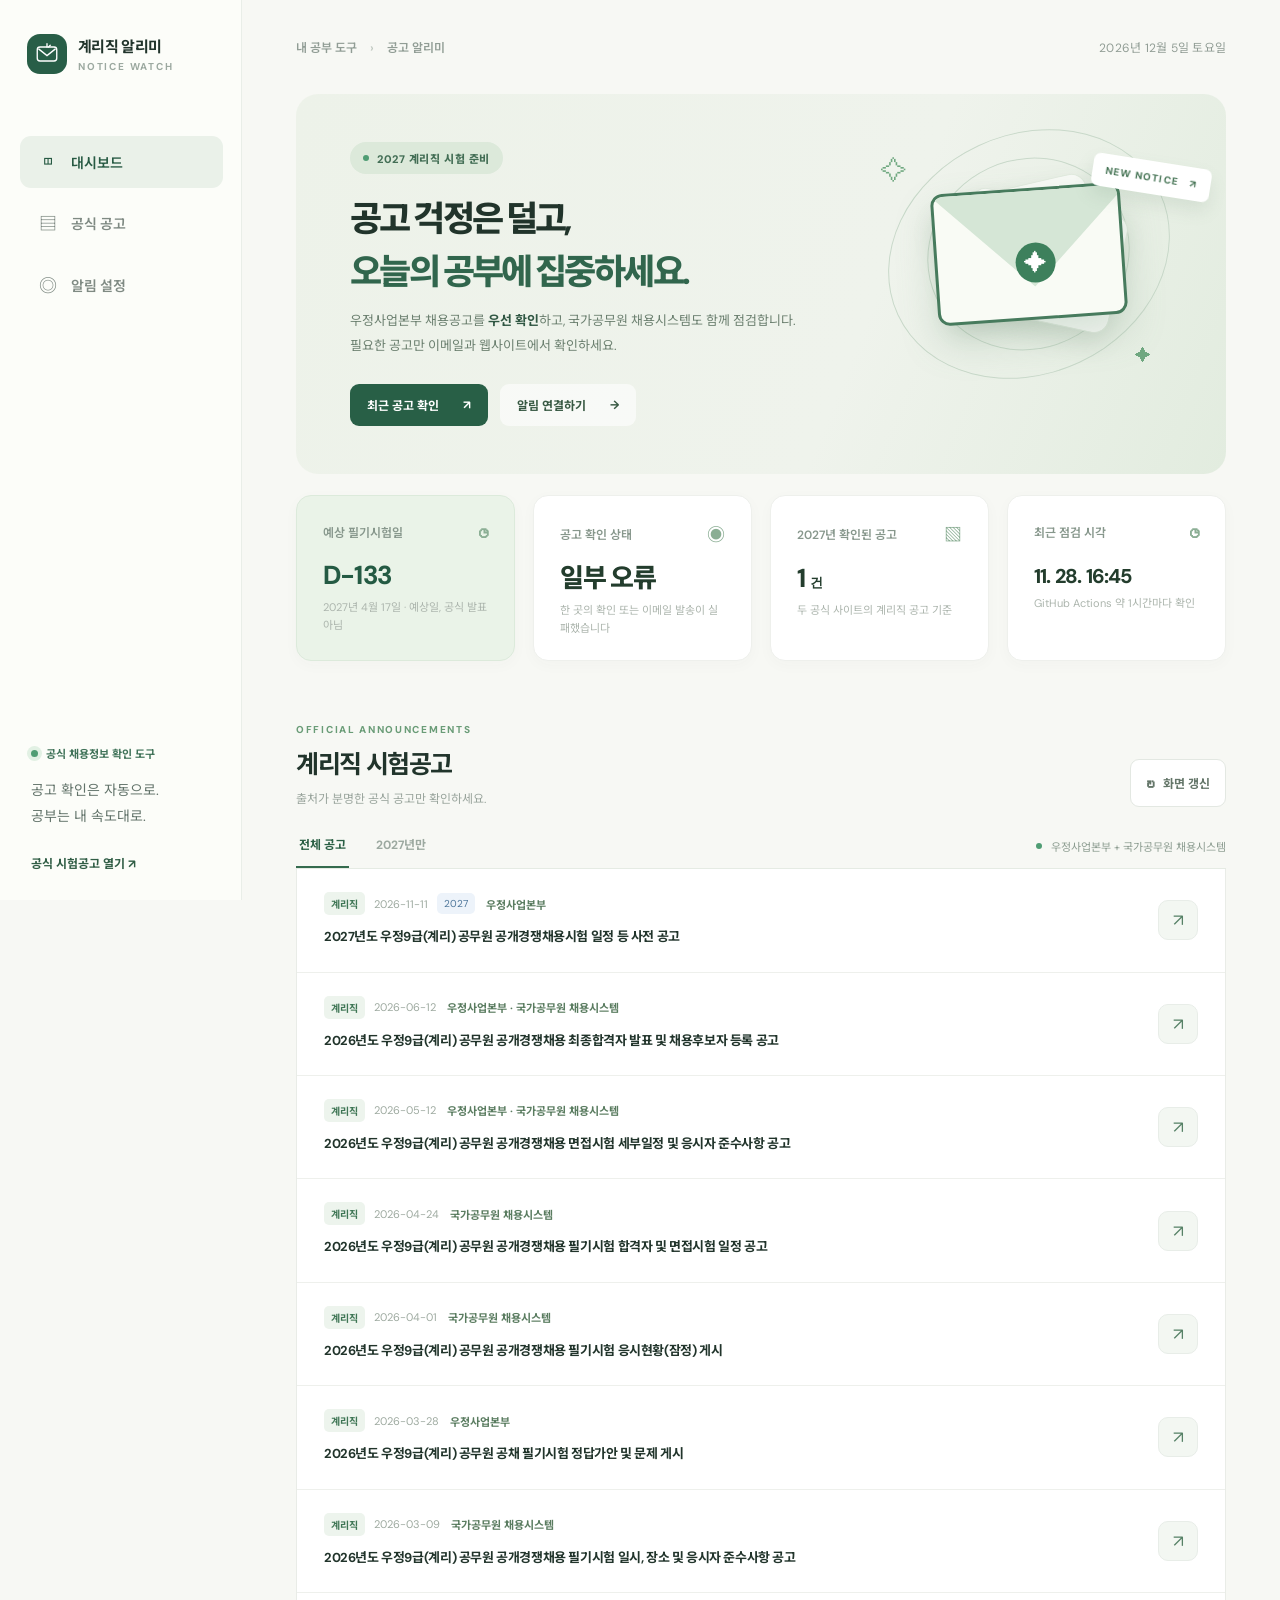
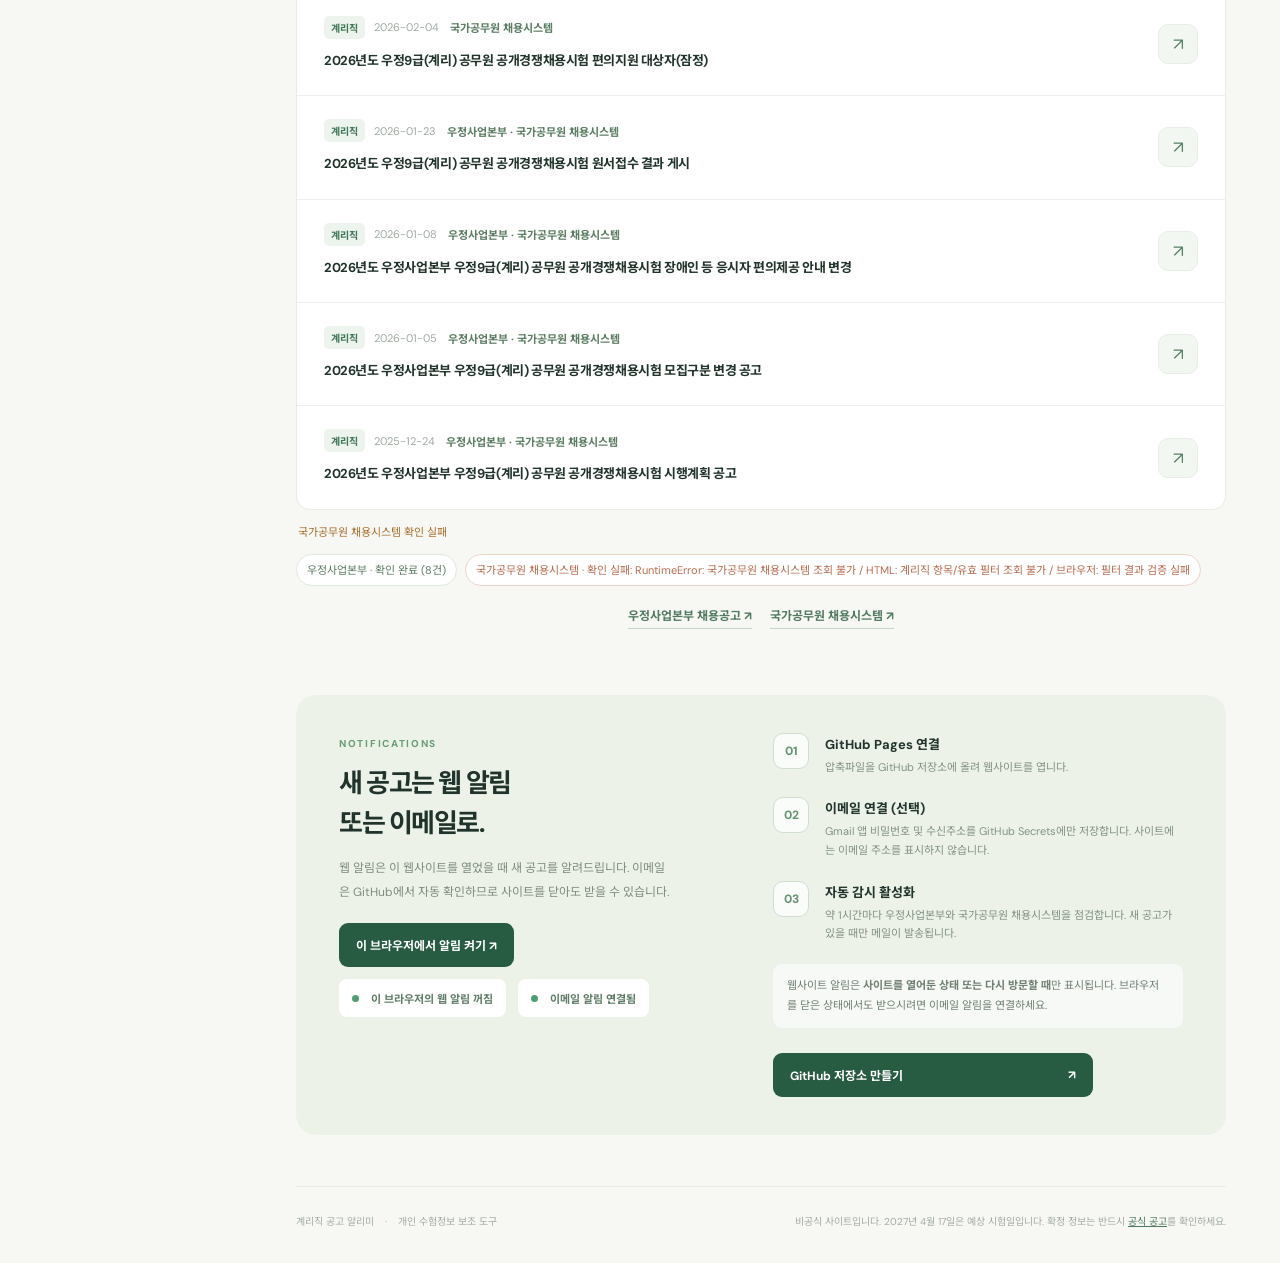
<file: docs/index.html>
<!doctype html>
<html lang="ko">
<head>
  <meta charset="utf-8">
  <meta name="viewport" content="width=device-width, initial-scale=1">
  <meta name="theme-color" content="#f6f7f3">
  <meta name="description" content="우정사업본부·국가공무원 채용시스템의 계리직 공고를 확인하고 이메일 및 웹 알림을 제공하는 개인 알리미.">
  <title>계리직 공고 알리미 — 놓치지 않고, 공부에 집중하기</title>
  <link rel="stylesheet" href="style.css">
  <link rel="icon" href="favicon.svg" type="image/svg+xml">
</head>
<body>
  <div class="app-shell">
    <aside class="sidebar" aria-label="사이트 메뉴">
      <a class="brand" href="./" aria-label="계리직 공고 알리미 홈">
        <span class="brand-mark" aria-hidden="true">
          <svg viewBox="0 0 48 48" width="26" height="26" fill="none"><rect x="6" y="11" width="36" height="26" rx="5" stroke="currentColor" stroke-width="2.5"/><path d="m9 15 15 12 15-12" stroke="currentColor" stroke-width="2.5" stroke-linecap="round"/><path d="M24 5v6M30 8l-3 3" stroke="currentColor" stroke-width="2.5" stroke-linecap="round"/></svg>
        </span>
        <span><strong>계리직 알리미</strong><small>NOTICE WATCH</small></span>
      </a>
      <nav class="nav">
        <a class="nav-item active" href="#home"><span class="nav-icon">◫</span>대시보드</a>
        <a class="nav-item" href="#notices"><span class="nav-icon">▤</span>공식 공고</a>
        <a class="nav-item" href="#guide"><span class="nav-icon">◎</span>알림 설정</a>
      </nav>
      <div class="sidebar-bottom">
        <div class="sidebar-note"><span class="pulse" aria-hidden="true"></span>공식 채용정보 확인 도구</div>
        <p>공고 확인은 자동으로.<br>공부는 내 속도대로.</p>
        <a href="https://gongmuwon.gosi.kr/oprut/RpaRpTestPbancLst.do" target="_blank" rel="noopener noreferrer" class="external-small">공식 시험공고 열기 ↗</a>
      </div>
    </aside>

    <main id="home" class="main">
      <header class="topbar"><div class="breadcrumbs">내 공부 도구 <span>›</span> 공고 알리미</div><div class="top-date" id="today">―</div></header>
      <section class="hero" aria-label="소개">
        <div class="hero-copy">
          <span class="eyebrow"><span class="eyebrow-dot"></span> 2027 계리직 시험 준비</span>
          <h1>공고 걱정은 덜고,<br><em>오늘의 공부에 집중하세요.</em></h1>
          <p>우정사업본부 채용공고를 <strong>우선 확인</strong>하고, 국가공무원 채용시스템도 함께 점검합니다.<br class="desktop-break"> 필요한 공고만 이메일과 웹사이트에서 확인하세요.</p>
          <div class="hero-actions">
            <a class="primary-button" href="#notices">최근 공고 확인 <span>↗</span></a>
            <a class="light-button" href="#guide">알림 연결하기 <span>→</span></a>
          </div>
        </div>
        <div class="hero-illustration" aria-hidden="true">
          <div class="orbit orbit-one"></div><div class="orbit orbit-two"></div>
          <div class="note-stack note-stack-1"></div><div class="note-stack note-stack-2"></div>
          <div class="envelope"><div class="env-flap"></div><div class="env-bell">✦</div></div>
          <div class="floating-tag">NEW NOTICE <span>↗</span></div>
          <span class="sparkle sparkle1">✧</span><span class="sparkle sparkle2">✦</span>
        </div>
      </section>

      <section class="stats-grid" aria-label="확인 현황">
        <div class="stat-card dday-card"><span class="stat-label">예상 필기시험일 <span class="stat-icon">◷</span></span><strong id="exam-dday" class="stat-value number">계산 중</strong><span class="stat-caption">2027년 4월 17일 · 예상일, 공식 발표 아님</span></div>
        <div class="stat-card"><span class="stat-label">공고 확인 상태 <span class="stat-icon">◉</span></span><strong id="monitor-status" class="stat-value">설정 대기</strong><span id="monitor-caption" class="stat-caption">연결 후 상태가 표시됩니다</span></div>
        <div class="stat-card"><span class="stat-label">2027년 확인된 공고 <span class="stat-icon">▧</span></span><strong id="count-2027" class="stat-value number">—<small>건</small></strong><span class="stat-caption">두 공식 사이트의 계리직 공고 기준</span></div>
        <div class="stat-card"><span class="stat-label">최근 점검 시각 <span class="stat-icon">◷</span></span><strong id="last-checked" class="stat-value date">미확인</strong><span class="stat-caption">GitHub Actions 약 1시간마다 확인</span></div>
      </section>

      <section id="notices" class="notices-section">
        <div class="section-heading">
          <div><span class="section-kicker">OFFICIAL ANNOUNCEMENTS</span><h2>계리직 시험공고</h2><p>출처가 분명한 공식 공고만 확인하세요.</p></div>
          <button class="refresh-button" id="reload-button" type="button" title="저장된 최신 검사 결과를 다시 불러옵니다. 공식 사이트 재검사는 예약 작업이 수행합니다."><span aria-hidden="true">↻</span> 화면 갱신</button>
        </div>
        <div class="notice-toolbar"><div class="filter-tabs" role="group" aria-label="공고 필터"><button class="filter-tab active" data-filter="all" type="button" aria-pressed="true">전체 공고</button><button class="filter-tab" data-filter="2027" type="button" aria-pressed="false">2027년만</button></div><div class="source-label"><span class="source-dot"></span> 우정사업본부 + 국가공무원 채용시스템</div></div>
        <div id="notices-list" class="notice-list" aria-live="polite"><div class="loading-message">공고 데이터를 불러오는 중입니다…</div></div>
        <div id="data-message" class="data-message" role="status"></div>
        <div id="source-health" class="source-health" aria-live="polite"></div>
        <div id="new-notice-banner" class="new-notice-banner" role="status" hidden></div>
        <div class="notice-footer"><a target="_blank" rel="noopener noreferrer" href="https://www.koreapost.go.kr/user/extra/kpost/95/294/bbs/recnotice/recNoticeList/jsp/ExtraUser.do">우정사업본부 채용공고 ↗</a><a target="_blank" rel="noopener noreferrer" href="https://gongmuwon.gosi.kr/oprut/RpaRpTestPbancLst.do">국가공무원 채용시스템 ↗</a></div>
      </section>

      <section id="guide" class="guide-section">
        <div class="guide-copy">
          <span class="section-kicker">NOTIFICATIONS</span>
          <h2>새 공고는 웹 알림<br>또는 이메일로.</h2>
          <p>웹 알림은 이 웹사이트를 열었을 때 새 공고를 알려드립니다. 이메일은 GitHub에서 자동 확인하므로 사이트를 닫아도 받을 수 있습니다.</p>
          <button id="enable-web-notifications" class="setup-link action-button" type="button">이 브라우저에서 알림 켜기 <span>↗</span></button>
          <div id="browser-status" class="guide-status"><span class="small-indicator"></span>웹 알림 설정 확인 중</div>
          <div id="email-status" class="guide-status"><span class="small-indicator"></span>이메일 연결 상태 확인 중</div>
        </div>
        <div class="guide-steps">
          <div class="step"><span>01</span><div><strong>GitHub Pages 연결</strong><p>압축파일을 GitHub 저장소에 올려 웹사이트를 엽니다.</p></div></div>
          <div class="step"><span>02</span><div><strong>이메일 연결 (선택)</strong><p>Gmail 앱 비밀번호 및 수신주소를 GitHub Secrets에만 저장합니다. 사이트에는 이메일 주소를 표시하지 않습니다.</p></div></div>
          <div class="step"><span>03</span><div><strong>자동 감시 활성화</strong><p>약 1시간마다 우정사업본부와 국가공무원 채용시스템을 점검합니다. 새 공고가 있을 때만 메일이 발송됩니다.</p></div></div>
          <div class="site-alert-note">웹사이트 알림은 <strong>사이트를 열어둔 상태 또는 다시 방문할 때</strong>만 표시됩니다. 브라우저를 닫은 상태에서도 받으시려면 이메일 알림을 연결하세요.</div>
          <a href="https://github.com/new" class="setup-link" target="_blank" rel="noopener noreferrer">GitHub 저장소 만들기 <span>↗</span></a>
        </div>
      </section>
      <footer class="footer"><div>계리직 공고 알리미 <span>·</span> 개인 수험정보 보조 도구</div><div>비공식 사이트입니다. 2027년 4월 17일은 예상 시험일입니다. 확정 정보는 반드시 <a href="https://www.koreapost.go.kr/user/extra/kpost/95/294/bbs/recnotice/recNoticeList/jsp/ExtraUser.do" target="_blank" rel="noopener noreferrer">공식 공고</a>를 확인하세요.</div></footer>
    </main>
  </div>
  <script src="script.js" defer></script>
</body>
</html>
</file>
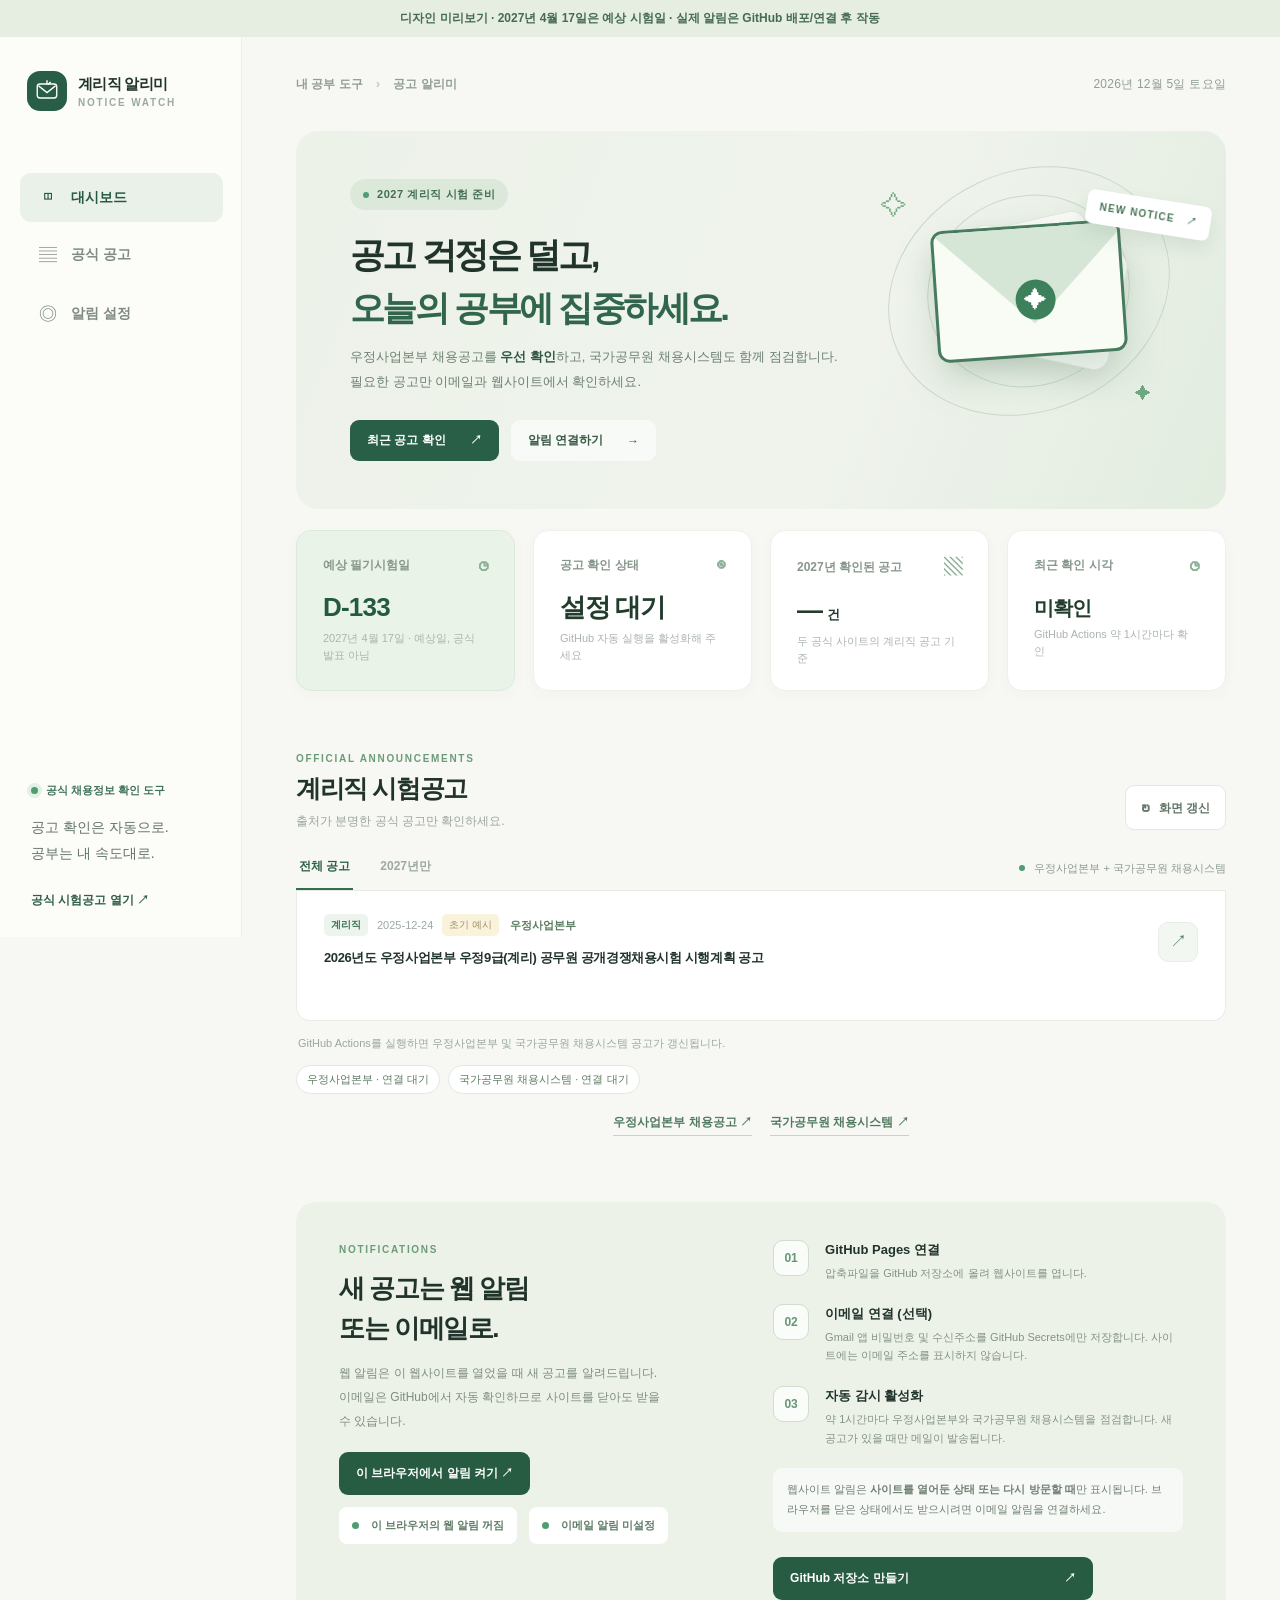
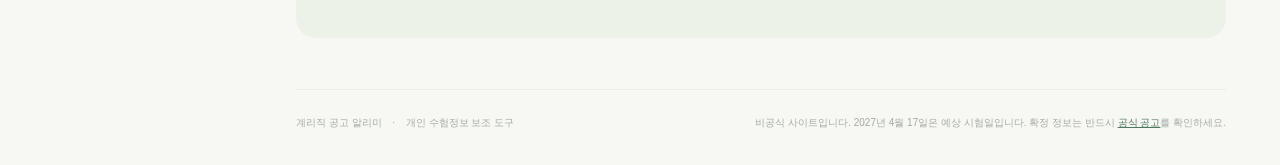
<file: 미리보기.html>
<!doctype html>
<html lang="ko">
<head>
  <meta charset="utf-8">
  <meta name="viewport" content="width=device-width, initial-scale=1">
  <meta name="theme-color" content="#f6f7f3">
  <meta name="description" content="우정사업본부·국가공무원 채용시스템의 계리직 공고를 확인하고 이메일 및 웹 알림을 제공하는 개인 알리미.">
  <title>계리직 공고 알리미 — 놓치지 않고, 공부에 집중하기</title>
  <style>
:root{--ink:#21342b;--sub:#718079;--green:#245a43;--green-dark:#184432;--teal:#4d7d63;--surface:#fff;--border:#e9ece7;--bg:#f7f8f4;--mint:#e9f1e8;--pale:#f3f5ee;font-family:'DM Sans','Noto Sans KR',sans-serif;color:var(--ink)}*{box-sizing:border-box}html{scroll-behavior:smooth}body{margin:0;background:var(--bg);font-size:14px}a{color:inherit;text-decoration:none}button{font:inherit;cursor:pointer}button:focus-visible,a:focus-visible{outline:3px solid #82ac91;outline-offset:3px}.app-shell{min-height:100vh;display:flex}.sidebar{position:sticky;top:0;height:100vh;width:242px;flex-shrink:0;background:#fcfdf9;border-right:1px solid #e9eee8;padding:34px 18px 28px 20px;display:flex;flex-direction:column}.brand{display:flex;gap:11px;align-items:center;padding:0 7px}.brand-mark{width:40px;height:40px;background:#285e47;color:#fff;border-radius:13px;display:grid;place-items:center}.brand strong{display:block;letter-spacing:-.045em;font-size:15px}.brand small{display:block;color:#9ca9a0;font-size:10px;font-weight:700;letter-spacing:.18em;margin-top:3px}.nav{display:flex;flex-direction:column;gap:7px;margin-top:62px}.nav-item{display:flex;align-items:center;gap:14px;padding:14px 18px;color:#7f8a83;font-weight:600;border-radius:11px;transition:.2s}.nav-item.active{background:#eaf1e9;color:#275a43}.nav-item:hover{background:#eff3ee}.nav-icon{width:19px;text-align:center;font-size:18px;font-weight:500}.sidebar-bottom{margin-top:auto;padding:0 11px}.sidebar-note{color:#3f7258;font-size:11px;display:flex;align-items:center;gap:8px;font-weight:700}.pulse,.eyebrow-dot,.source-dot,.small-indicator{width:7px;height:7px;border-radius:50%;background:#4f9d73;display:inline-block;box-shadow:0 0 0 4px #e2f1e4}.sidebar-bottom p{font-size:14px;line-height:1.85;color:#62736a;margin:17px 0 24px}.external-small{font-size:12px;color:#315e46;font-weight:700}.main{flex:1;min-width:0;max-width:1450px;margin:0 auto;padding:0 54px}.topbar{height:94px;display:flex;justify-content:space-between;align-items:center;color:#919d95;font-size:12px}.breadcrumbs{font-weight:600}.breadcrumbs span{margin:0 10px;color:#bdc6be}.top-date{font-size:12px;letter-spacing:.02em}.hero{position:relative;overflow:hidden;border-radius:22px;min-height:330px;background:linear-gradient(112deg,#edf2e9 0%,#eff3ec 61%,#e2ecdf 100%);padding:48px 54px;display:flex;align-items:center}.hero-copy{z-index:1}.eyebrow{font-size:11px;letter-spacing:.05em;font-weight:800;color:#436e55;background:#dce9da;border-radius:100px;padding:8px 13px;display:inline-flex;gap:8px;align-items:center}.eyebrow-dot{width:6px;height:6px;box-shadow:none}.hero h1{font-size:35px;line-height:1.5;letter-spacing:-.075em;margin:19px 0 11px;font-weight:800}.hero h1 em{color:#31664d;font-style:normal}.hero p{line-height:1.9;color:#6c8070;font-size:13px;margin:0}.hero p strong{color:#305743}.hero-actions{display:flex;gap:12px;margin-top:26px}.primary-button,.light-button{border-radius:9px;font-weight:700;font-size:12px;padding:12px 17px;display:inline-flex;gap:24px;align-items:center}.primary-button{background:#285f46;color:white}.primary-button:hover{background:#174831}.light-button{color:#385943;background:#fff9}.light-button:hover{background:white}.hero-illustration{position:absolute;width:375px;height:310px;right:10px;top:5px;display:grid;place-items:center}.orbit{position:absolute;border:1px solid #c9d9ca;border-radius:50%;transform:rotate(-25deg)}.orbit-one{width:290px;height:240px}.orbit-two{width:205px;height:190px}.note-stack{position:absolute;width:160px;height:120px;background:#f8faf6;border:1px solid #e2eadf;border-radius:15px;box-shadow:0 12px 22px #66826a22}.note-stack-1{transform:rotate(-13deg) translate(-9px,-9px)}.note-stack-2{transform:rotate(12deg) translate(12px,4px)}.envelope{width:190px;height:132px;position:relative;background:#f9fbf5;border:3px solid #477b5d;border-radius:12px;box-shadow:0 18px 37px #71967c40;transform:rotate(-4deg);z-index:2;overflow:hidden}.env-flap{position:absolute;top:-2px;left:-4px;width:200px;height:103px;background:#d5e6d6;clip-path:polygon(0 0,100% 0,50% 95%);border-bottom:3px solid #477b5d}.env-bell{position:absolute;top:52px;left:78px;width:40px;height:40px;border-radius:50%;display:grid;place-items:center;background:#3d805c;color:#fff;font-size:23px;transform:rotate(4deg)}.floating-tag{position:absolute;z-index:4;right:5px;top:62px;background:#fff;padding:10px 13px;border-radius:7px;transform:rotate(9deg);box-shadow:0 9px 17px #60846a24;font-size:10px;letter-spacing:.12em;color:#477556;font-weight:800}.floating-tag span{margin-left:8px}.sparkle{position:absolute;color:#70a881;font-size:26px}.sparkle1{top:55px;left:40px}.sparkle2{bottom:43px;right:65px;font-size:16px}.stats-grid{display:grid;grid-template-columns:repeat(3,minmax(0,1fr));gap:18px;margin-top:21px}.stat-card{padding:24px 26px;background:#fff;border:1px solid #eef0ec;border-radius:15px;min-height:151px;box-shadow:0 4px 15px #394c3e07}.stat-label{font-size:12px;color:#87978c;display:flex;align-items:center;justify-content:space-between;font-weight:600}.stat-icon{color:#8bae94;font-size:18px}.stat-value{display:block;font-size:26px;letter-spacing:-.05em;margin:15px 0 4px;line-height:1.3;color:#233d2d;font-weight:800}.stat-value.number{font-family:'DM Sans',sans-serif;letter-spacing:-.03em}.stat-value.number small{font-size:13px;font-weight:600;margin-left:5px}.stat-value.date{font-size:20px;letter-spacing:-.04em;margin-top:19px}.stat-caption{font-size:11px;color:#acb5ad}.notices-section{margin-top:58px}.section-heading{display:flex;align-items:end;justify-content:space-between;gap:16px}.section-kicker{color:#6a9c77;letter-spacing:.17em;font-size:10px;font-weight:800}.section-heading h2,.guide-copy h2{margin:7px 0 8px;letter-spacing:-.055em;font-size:25px}.section-heading p{color:#9aa59d;font-size:12px;margin:0}.refresh-button{border:1px solid #e3e8e2;background:#fff;padding:11px 15px;border-radius:9px;color:#647669;font-size:12px;font-weight:700}.refresh-button:hover{background:#edf3ea}.refresh-button span{font-size:18px;margin-right:5px;vertical-align:-1px}.notice-toolbar{margin-top:28px;display:flex;justify-content:space-between;align-items:center;gap:12px;border-bottom:1px solid #e5ebe3}.filter-tabs{display:flex;gap:24px}.filter-tab{border:0;background:transparent;color:#9ca9a0;padding:0 3px 13px;font-size:12px;font-weight:700;border-bottom:2px solid transparent}.filter-tab.active{color:#2b6045;border-color:#356b4e}.source-label{font-size:11px;color:#8d9d91;display:flex;align-items:center;gap:9px;padding-bottom:12px}.source-dot{width:6px;height:6px;box-shadow:none}.notice-list{background:#fff;border:1px solid var(--border);border-top:0;border-radius:0 0 14px 14px;overflow:hidden;min-height:130px}.notice-card{display:flex;align-items:center;justify-content:space-between;gap:16px;padding:23px 27px;border-bottom:1px solid #eef0ec;transition:background .15s}.notice-card:last-child{border-bottom:0}.notice-card:hover{background:#fcfdfb}.notice-card-info{min-width:0}.notice-meta{display:flex;gap:9px;align-items:center;color:#9eaaa0;font-size:11px;margin-bottom:10px}.category-pill{color:#3e7554;background:#edf4ed;border-radius:5px;padding:4px 7px;font-size:10px;font-weight:700}.example-pill{color:#a08e61;background:#faf3dc;border-radius:5px;padding:4px 7px;font-size:10px}.year-pill{color:#4e769a;background:#edf3fa;border-radius:5px;padding:4px 7px;font-size:10px}.notice-title{font-size:13px;font-weight:700;line-height:1.8;letter-spacing:-.03em;margin:0}.notice-open{background:#f3f7f2;border:1px solid #e8ede8;flex-shrink:0;color:#568166;border-radius:10px;width:40px;height:40px;display:grid;place-items:center;font-size:17px}.notice-open:hover{background:#e1eddf}.loading-message,.empty-message{padding:41px 24px;text-align:center;color:#879789;font-size:12px;line-height:1.85}.empty-message strong{color:#4b6451;display:block;font-size:15px;margin-bottom:6px}.data-message{padding:13px 2px 0;color:#9aa79e;font-size:11px;min-height:26px;line-height:1.7}.data-message.warning{color:#a76f2c}.data-message.error{color:#b05252}.notice-footer{display:flex;justify-content:center;margin-top:20px}.notice-footer a{font-size:12px;color:#527a60;font-weight:700;border-bottom:1px solid #c5d4c6;padding-bottom:4px}.notice-footer span{margin-left:10px}.guide-section{margin:66px 0 51px;border-radius:20px;background:#edf2e9;padding:38px 43px;display:grid;grid-template-columns:1fr 1.04fr;gap:40px}.guide-copy h2{font-size:26px;line-height:1.55;margin-top:12px}.guide-copy p{font-size:12px;color:#7d8d7e;line-height:2;max-width:330px;margin-top:13px}.guide-status{margin-top:26px;background:#fff;color:#607d68;font-size:11px;font-weight:700;display:inline-flex;align-items:center;gap:12px;padding:11px 13px;border-radius:8px}.small-indicator{box-shadow:none}.guide-steps{display:flex;flex-direction:column;gap:21px}.step{display:flex;gap:16px;align-items:flex-start}.step>span{width:36px;height:36px;border:1px solid #d0ddcf;border-radius:10px;display:grid;place-items:center;color:#679575;font-size:12px;font-weight:800;flex-shrink:0;background:#f9fcf8}.step strong{display:block;font-size:13px;margin:1px 0 5px}.step p{color:#829283;font-size:11px;margin:0;line-height:1.7}.setup-link{background:#275b42;color:#fff;border-radius:9px;padding:13px 17px;font-size:12px;font-weight:700;display:flex;justify-content:space-between;align-items:center;margin-top:4px;max-width:320px}.footer{border-top:1px solid #e9ede6;padding:26px 0 35px;display:flex;justify-content:space-between;gap:20px;flex-wrap:wrap;color:#a2aca2;font-size:10px}.footer span{margin:0 8px}.footer a{color:#4e7960;text-decoration:underline}
@media(max-width:1150px){.main{padding:0 30px}.hero-illustration{right:-65px;opacity:.85}.sidebar{width:206px}.hero{padding:38px 35px}.hero h1{font-size:30px}.guide-section{gap:17px;padding:32px}}@media(max-width:860px){.sidebar{width:79px;padding:26px 12px}.brand{padding:0;justify-content:center}.brand>span:last-child,.nav-item:not(.active),.sidebar-bottom{display:none}.nav{margin-top:50px}.nav-item.active{padding:15px;justify-content:center;font-size:0}.nav-icon{font-size:21px}.main{padding:0 25px}.hero-illustration{right:-125px;opacity:.35}.guide-section{grid-template-columns:1fr 1fr}}@media(max-width:650px){.sidebar{display:none}.main{padding:0 19px}.topbar{height:65px}.top-date{font-size:10px}.hero{padding:33px 25px;min-height:312px}.hero h1{font-size:27px}.hero p{font-size:12px}.hero-illustration{right:-188px;top:12px;opacity:.21}.desktop-break{display:none}.hero-actions{gap:7px}.primary-button,.light-button{font-size:11px;padding:12px 13px;gap:9px}.stats-grid{grid-template-columns:1fr 1fr;gap:10px}.stats-grid .stat-card:last-child{grid-column:1/-1}.stat-card{padding:20px;min-height:128px}.stat-value{font-size:22px}.stat-value.date{font-size:19px}.stat-label{font-size:10px}.stat-caption{font-size:10px}.notices-section{margin-top:44px}.section-heading h2{font-size:22px}.section-heading p{font-size:11px}.refresh-button{padding:9px;font-size:11px}.source-label{font-size:9px}.filter-tabs{gap:15px}.filter-tab{font-size:11px}.notice-card{padding:20px 15px}.notice-title{font-size:12px}.notice-meta{flex-wrap:wrap}.notice-open{height:33px;width:33px}.guide-section{grid-template-columns:1fr;margin-top:48px;padding:26px}.guide-copy h2{font-size:24px}.guide-steps{margin-top:4px}.footer{line-height:1.8}.hero-actions a{white-space:nowrap}}
/* 2027 시험 예상일과 알림 추가 */
.stats-grid{grid-template-columns:repeat(4,minmax(0,1fr))}
.dday-card{background:#eaf3e8;border-color:#dceadb}
.dday-card .stat-value{color:#245a43}
.source-health{display:flex;gap:8px;flex-wrap:wrap;font-size:11px;margin-top:12px}
.source-health span{border:1px solid #dfeadf;background:#fff;border-radius:30px;padding:6px 10px;color:#5d7c64}
.source-health .source-failure{color:#b66d52;border-color:#edd4c9}
.new-notice-banner{background:#e1efdf;color:#245a43;padding:14px 17px;border:1px solid #c3ddbe;border-radius:10px;margin-top:14px;font-weight:700}
.notice-footer{gap:18px;flex-wrap:wrap}
.guide-status{margin-top:12px;margin-right:8px}
.guide-copy .action-button{max-width:290px;border:0;text-align:left;margin-top:19px}
.site-alert-note{background:#fff9;padding:12px 14px;border-radius:9px;font-size:11px;line-height:1.8;color:#708073}
.source-brand{font-weight:700;color:#5a7c60;margin-left:2px}
@media(max-width:1150px){.stats-grid{grid-template-columns:repeat(2,minmax(0,1fr))}}
@media(max-width:650px){.stats-grid{grid-template-columns:repeat(2,minmax(0,1fr))}.stats-grid .stat-card:last-child{grid-column:auto}.source-label{font-size:9px;max-width:152px;text-align:right}.notice-footer{justify-content:flex-start}}
</style>
  <link rel="icon" href="favicon.svg" type="image/svg+xml">
</head>
<body><div style="padding:10px 18px;text-align:center;color:#456b54;background:#e5eee1;font:600 12px sans-serif">디자인 미리보기 · 2027년 4월 17일은 예상 시험일 · 실제 알림은 GitHub 배포/연결 후 작동</div>
  <div class="app-shell">
    <aside class="sidebar" aria-label="사이트 메뉴">
      <a class="brand" href="./" aria-label="계리직 공고 알리미 홈">
        <span class="brand-mark" aria-hidden="true">
          <svg viewBox="0 0 48 48" width="26" height="26" fill="none"><rect x="6" y="11" width="36" height="26" rx="5" stroke="currentColor" stroke-width="2.5"/><path d="m9 15 15 12 15-12" stroke="currentColor" stroke-width="2.5" stroke-linecap="round"/><path d="M24 5v6M30 8l-3 3" stroke="currentColor" stroke-width="2.5" stroke-linecap="round"/></svg>
        </span>
        <span><strong>계리직 알리미</strong><small>NOTICE WATCH</small></span>
      </a>
      <nav class="nav">
        <a class="nav-item active" href="#home"><span class="nav-icon">◫</span>대시보드</a>
        <a class="nav-item" href="#notices"><span class="nav-icon">▤</span>공식 공고</a>
        <a class="nav-item" href="#guide"><span class="nav-icon">◎</span>알림 설정</a>
      </nav>
      <div class="sidebar-bottom">
        <div class="sidebar-note"><span class="pulse" aria-hidden="true"></span>공식 채용정보 확인 도구</div>
        <p>공고 확인은 자동으로.<br>공부는 내 속도대로.</p>
        <a href="https://gongmuwon.gosi.kr/oprut/RpaRpTestPbancLst.do" target="_blank" rel="noopener noreferrer" class="external-small">공식 시험공고 열기 ↗</a>
      </div>
    </aside>

    <main id="home" class="main">
      <header class="topbar"><div class="breadcrumbs">내 공부 도구 <span>›</span> 공고 알리미</div><div class="top-date" id="today">―</div></header>
      <section class="hero" aria-label="소개">
        <div class="hero-copy">
          <span class="eyebrow"><span class="eyebrow-dot"></span> 2027 계리직 시험 준비</span>
          <h1>공고 걱정은 덜고,<br><em>오늘의 공부에 집중하세요.</em></h1>
          <p>우정사업본부 채용공고를 <strong>우선 확인</strong>하고, 국가공무원 채용시스템도 함께 점검합니다.<br class="desktop-break"> 필요한 공고만 이메일과 웹사이트에서 확인하세요.</p>
          <div class="hero-actions">
            <a class="primary-button" href="#notices">최근 공고 확인 <span>↗</span></a>
            <a class="light-button" href="#guide">알림 연결하기 <span>→</span></a>
          </div>
        </div>
        <div class="hero-illustration" aria-hidden="true">
          <div class="orbit orbit-one"></div><div class="orbit orbit-two"></div>
          <div class="note-stack note-stack-1"></div><div class="note-stack note-stack-2"></div>
          <div class="envelope"><div class="env-flap"></div><div class="env-bell">✦</div></div>
          <div class="floating-tag">NEW NOTICE <span>↗</span></div>
          <span class="sparkle sparkle1">✧</span><span class="sparkle sparkle2">✦</span>
        </div>
      </section>

      <section class="stats-grid" aria-label="확인 현황">
        <div class="stat-card dday-card"><span class="stat-label">예상 필기시험일 <span class="stat-icon">◷</span></span><strong id="exam-dday" class="stat-value number">계산 중</strong><span class="stat-caption">2027년 4월 17일 · 예상일, 공식 발표 아님</span></div>
        <div class="stat-card"><span class="stat-label">공고 확인 상태 <span class="stat-icon">◉</span></span><strong id="monitor-status" class="stat-value">설정 대기</strong><span id="monitor-caption" class="stat-caption">연결 후 상태가 표시됩니다</span></div>
        <div class="stat-card"><span class="stat-label">2027년 확인된 공고 <span class="stat-icon">▧</span></span><strong id="count-2027" class="stat-value number">—<small>건</small></strong><span class="stat-caption">두 공식 사이트의 계리직 공고 기준</span></div>
        <div class="stat-card"><span class="stat-label">최근 확인 시각 <span class="stat-icon">◷</span></span><strong id="last-checked" class="stat-value date">미확인</strong><span class="stat-caption">GitHub Actions 약 1시간마다 확인</span></div>
      </section>

      <section id="notices" class="notices-section">
        <div class="section-heading">
          <div><span class="section-kicker">OFFICIAL ANNOUNCEMENTS</span><h2>계리직 시험공고</h2><p>출처가 분명한 공식 공고만 확인하세요.</p></div>
          <button class="refresh-button" id="reload-button" type="button" title="저장된 최신 검사 결과를 다시 불러옵니다. 공식 사이트 재검사는 예약 작업이 수행합니다."><span aria-hidden="true">↻</span> 화면 갱신</button>
        </div>
        <div class="notice-toolbar"><div class="filter-tabs" role="group" aria-label="공고 필터"><button class="filter-tab active" data-filter="all" type="button" aria-pressed="true">전체 공고</button><button class="filter-tab" data-filter="2027" type="button" aria-pressed="false">2027년만</button></div><div class="source-label"><span class="source-dot"></span> 우정사업본부 + 국가공무원 채용시스템</div></div>
        <div id="notices-list" class="notice-list" aria-live="polite"><div class="loading-message">공고 데이터를 불러오는 중입니다…</div></div>
        <div id="data-message" class="data-message" role="status"></div>
        <div id="source-health" class="source-health" aria-live="polite"></div>
        <div id="new-notice-banner" class="new-notice-banner" role="status" hidden></div>
        <div class="notice-footer"><a target="_blank" rel="noopener noreferrer" href="https://www.koreapost.go.kr/user/extra/kpost/95/294/bbs/recnotice/recNoticeList/jsp/ExtraUser.do">우정사업본부 채용공고 ↗</a><a target="_blank" rel="noopener noreferrer" href="https://gongmuwon.gosi.kr/oprut/RpaRpTestPbancLst.do">국가공무원 채용시스템 ↗</a></div>
      </section>

      <section id="guide" class="guide-section">
        <div class="guide-copy">
          <span class="section-kicker">NOTIFICATIONS</span>
          <h2>새 공고는 웹 알림<br>또는 이메일로.</h2>
          <p>웹 알림은 이 웹사이트를 열었을 때 새 공고를 알려드립니다. 이메일은 GitHub에서 자동 확인하므로 사이트를 닫아도 받을 수 있습니다.</p>
          <button id="enable-web-notifications" class="setup-link action-button" type="button">이 브라우저에서 알림 켜기 <span>↗</span></button>
          <div id="browser-status" class="guide-status"><span class="small-indicator"></span>웹 알림 설정 확인 중</div>
          <div id="email-status" class="guide-status"><span class="small-indicator"></span>이메일 연결 상태 확인 중</div>
        </div>
        <div class="guide-steps">
          <div class="step"><span>01</span><div><strong>GitHub Pages 연결</strong><p>압축파일을 GitHub 저장소에 올려 웹사이트를 엽니다.</p></div></div>
          <div class="step"><span>02</span><div><strong>이메일 연결 (선택)</strong><p>Gmail 앱 비밀번호 및 수신주소를 GitHub Secrets에만 저장합니다. 사이트에는 이메일 주소를 표시하지 않습니다.</p></div></div>
          <div class="step"><span>03</span><div><strong>자동 감시 활성화</strong><p>약 1시간마다 우정사업본부와 국가공무원 채용시스템을 점검합니다. 새 공고가 있을 때만 메일이 발송됩니다.</p></div></div>
          <div class="site-alert-note">웹사이트 알림은 <strong>사이트를 열어둔 상태 또는 다시 방문할 때</strong>만 표시됩니다. 브라우저를 닫은 상태에서도 받으시려면 이메일 알림을 연결하세요.</div>
          <a href="https://github.com/new" class="setup-link" target="_blank" rel="noopener noreferrer">GitHub 저장소 만들기 <span>↗</span></a>
        </div>
      </section>
      <footer class="footer"><div>계리직 공고 알리미 <span>·</span> 개인 수험정보 보조 도구</div><div>비공식 사이트입니다. 2027년 4월 17일은 예상 시험일입니다. 확정 정보는 반드시 <a href="https://www.koreapost.go.kr/user/extra/kpost/95/294/bbs/recnotice/recNoticeList/jsp/ExtraUser.do" target="_blank" rel="noopener noreferrer">공식 공고</a>를 확인하세요.</div></footer>
    </main>
  </div>
  <script>window.fetch = async () => ({ok:true,json:async()=>({"checked_at": null, "status": "setup", "message": "GitHub Actions를 실행하면 우정사업본부 및 국가공무원 채용시스템 공고가 갱신됩니다.", "alerts_enabled": false, "email_enabled": false, "sources": {"우정사업본부": {"ok": false, "error": "아직 확인 전"}, "국가공무원 채용시스템": {"ok": false, "error": "아직 확인 전"}}, "new_ids": [], "source_url": "https://www.koreapost.go.kr/user/extra/kpost/95/294/bbs/recnotice/recNoticeList/jsp/ExtraUser.do", "items": [{"id": "sample-2026", "title": "2026년도 우정사업본부 우정9급(계리) 공무원 공개경쟁채용시험 시행계획 공고", "date": "2025-12-24", "url": "https://www.koreapost.go.kr/user/extra/kpost/95/294/bbs/recnotice/recNoticeList/jsp/ExtraUser.do", "category": "계리직", "source": "우정사업본부", "sources": ["우정사업본부"], "example": true}]})});</script><script>'use strict';
let currentFilter = 'all';
let currentData = null;
const byId = (id) => document.getElementById(id);
const KST = { timeZone: 'Asia/Seoul', hour12: false };
const POSTAL = 'https://www.koreapost.go.kr/user/extra/kpost/95/294/bbs/recnotice/recNoticeList/jsp/ExtraUser.do';
const GOSI = 'https://gongmuwon.gosi.kr/oprut/RpaRpTestPbancLst.do';
const WEB_ENABLED_KEY = 'gyeri-web-notice-enabled-v2';
const WEB_SEEN_KEY = 'gyeri-web-notice-seen-v2';
const storage = {
  get(key) { try { return localStorage.getItem(key); } catch (_) { return null; } },
  set(key, value) { try { localStorage.setItem(key, value); return true; } catch (_) { return false; } }
};
function safeSourceUrl(url) {
  try {
    const parsed = new URL(url);
    return parsed.protocol === 'https:' && ['gongmuwon.gosi.kr', 'www.koreapost.go.kr'].includes(parsed.hostname)
      ? parsed.href : POSTAL;
  } catch (_) { return POSTAL; }
}
function formatKstDate(value, includeTime = false) {
  if (!value) return '미확인';
  const date = new Date(value);
  if (Number.isNaN(date.getTime())) return '미확인';
  const settings = includeTime ? {month:'numeric', day:'numeric', hour:'2-digit', minute:'2-digit'}
    : {year:'numeric', month:'long', day:'numeric', weekday:'long'};
  return new Intl.DateTimeFormat('ko-KR', {...KST, ...settings}).format(date);
}
function kstToday() {
  const parts = new Intl.DateTimeFormat('en-US', {timeZone:'Asia/Seoul',year:'numeric',month:'2-digit',day:'2-digit'}).formatToParts(new Date());
  const map = Object.fromEntries(parts.map(x=>[x.type,Number(x.value)]));
  return Date.UTC(map.year,map.month-1,map.day);
}
function setupDday() {
  const difference = Math.round((Date.UTC(2027,3,17) - kstToday()) / 86400000);
  byId('exam-dday').textContent = difference > 0 ? `D-${difference}` : difference === 0 ? 'D-DAY' : `D+${-difference}`;
}
function create(tag, attrs = {}, text) {
  const node = document.createElement(tag);
  for (const [key, value] of Object.entries(attrs)) {
    if (key === 'class') node.className = value;
    else node.setAttribute(key, value);
  }
  if (text !== undefined) node.textContent = String(text);
  return node;
}
function displayNotices() {
  const area = byId('notices-list');
  area.replaceChildren();
  const all = Array.isArray(currentData?.items) ? currentData.items : [];
  const items = all.filter((p) => currentFilter === 'all' || String(p.title).includes('2027'));
  if (!items.length) {
    const empty = create('div', {class: 'empty-message'});
    empty.append(create('strong', {}, '아직 확인된 공고가 없습니다.'), create('span', {}, '공식 공고가 확인되면 이곳에 표시됩니다.'));
    area.append(empty); return;
  }
  for (const p of items) {
    const card = create('article', {class:'notice-card'});
    const content = create('div', {class:'notice-card-info'});
    const meta = create('div', {class:'notice-meta'});
    meta.append(create('span',{class:'category-pill'}, '계리직'));
    meta.append(create('time',{},p.date || '날짜 미확인'));
    if (String(p.title).includes('2027')) meta.append(create('span',{class:'year-pill'},'2027'));
    if (p.example) meta.append(create('span',{class:'example-pill'},'초기 예시'));
    const names = Array.isArray(p.sources) ? p.sources : [p.source || '공식 출처'];
    meta.append(create('span',{class:'source-brand'},names.join(' · ')));
    content.append(meta, create('h3', {class:'notice-title'},p.title || '제목 없음'));
    const open = create('a', {class:'notice-open', href:safeSourceUrl(p.url),target:'_blank',rel:'noopener noreferrer','aria-label':'공식 공고 원문 열기'},'↗');
    card.append(content,open);
    area.append(card);
  }
}
function updateStatus(data) {
  const badge = byId('monitor-status'),caption = byId('monitor-caption');
  const info = byId('data-message');
  info.className='data-message';
  if (data.status === 'ok') {badge.textContent='정상 확인';caption.textContent='우정사업본부 · 국가공무원 채용시스템';}
  else if (data.status === 'error') {badge.textContent='확인 실패';caption.textContent='공식 사이트에 접근하지 못했습니다';info.classList.add('error');}
  else if (data.status === 'warning') {badge.textContent='일부 오류';caption.textContent='한 곳의 확인 또는 이메일 발송이 실패했습니다';info.classList.add('warning');}
  else {badge.textContent='설정 대기';caption.textContent='GitHub 자동 실행을 활성화해 주세요';}
  const items = Array.isArray(data.items) ? data.items : [];
  const count = byId('count-2027');
  count.replaceChildren(document.createTextNode(data.status === 'setup' ? '—' : String(items.filter(x=>String(x.title).includes('2027')).length)),create('small',{},'건'));
  byId('last-checked').textContent = data.checked_at ? formatKstDate(data.checked_at,true) : '미확인';
  info.textContent = data.message || '';
  byId('email-status').replaceChildren(create('span',{class:'small-indicator'}),
    document.createTextNode(data.email_enabled ? '이메일 알림 연결됨' : '이메일 알림 미설정'));
  const sourceEl = byId('source-health'); sourceEl.replaceChildren();
  for (const [name,value] of Object.entries(data.sources || {})) {
    sourceEl.append(create('span',{class:data.status === 'setup' ? '' : value.ok ? '' : 'source-failure'},
      `${name} · ${data.status === 'setup' ? '연결 대기' : value.ok ? `확인 완료 (${value.count}건)` : '확인 실패'}`));
  }
  const newIds = Array.isArray(data.new_ids) ? data.new_ids : [];
  const unseen = items.filter(x=>newIds.includes(x.id));
  const banner=byId('new-notice-banner');
  banner.hidden = !unseen.length;
  banner.textContent = unseen.length ? `최근 점검에서 신규 계리직 공고 ${unseen.length}건이 확인되었습니다. 아래에서 공고를 확인하세요.` : '';
}
function refreshWebStatus() {
  const el = byId('browser-status');
  const available = 'Notification' in window && window.isSecureContext;
  const enabled = storage.get(WEB_ENABLED_KEY) === 'yes';
  const msg = !available ? '웹 알림을 지원하지 않는 환경입니다 (HTTPS 필요)'
    : !enabled ? '이 브라우저의 웹 알림 꺼짐'
    : Notification.permission === 'granted' ? '웹 알림 켜짐 · 사이트 방문 시 알림'
    : Notification.permission === 'denied' ? '브라우저에서 알림이 차단됨' : '웹 알림 권한 허용 필요';
  el.replaceChildren(create('span',{class:'small-indicator'}),document.createTextNode(msg));
  byId('enable-web-notifications').textContent=enabled ? '이 브라우저에서 알림 다시 설정 ↗':'이 브라우저에서 알림 켜기 ↗';
}
function compareWithPrevious(items) {
  if (storage.get(WEB_ENABLED_KEY) !== 'yes') return;
  const ids = items.filter(p=>!p.example).map(p=>p.id);
  const previousRaw=storage.get(WEB_SEEN_KEY);
  if (previousRaw === null) {storage.set(WEB_SEEN_KEY, JSON.stringify(ids)); return;}
  let prior=[];
  try { prior=JSON.parse(previousRaw); if(!Array.isArray(prior)) prior=[]; } catch(_){prior=[];}
  const previousSet = new Set(prior);
  const newItems = items.filter(p=>!p.example && !previousSet.has(p.id));
  // 기존 기록과 누적하여 일시적인 오류/게시판 페이지 차이에도 중복 방지.
  storage.set(WEB_SEEN_KEY,JSON.stringify([...new Set([...prior,...ids])].slice(-300)));
  if (!newItems.length) return;
  const banner=byId('new-notice-banner');banner.hidden=false;
  banner.textContent=`지난 방문 이후 계리직 새 공고 ${newItems.length}건이 등록되었습니다: ${newItems[0].title}`;
  if ('Notification' in window && Notification.permission==='granted') {
    try { new Notification('계리직 공식 새 공고', {body:`${newItems.length}건 · ${newItems[0].title}`,tag:'gyeri-notice'}); } catch (_) { /* 표시 배너로 대체 */ }
  }
}
async function enableBrowserNotifications() {
  if (!('Notification' in window) || !window.isSecureContext) {refreshWebStatus();return;}
  const result=await Notification.requestPermission();
  if (result==='granted') {
    storage.set(WEB_ENABLED_KEY,'yes');
    const ids=(currentData?.items||[]).filter(p=>!p.example).map(p=>p.id);
    storage.set(WEB_SEEN_KEY,JSON.stringify(ids));
  }
  refreshWebStatus();
}
async function loadData() {
  const button=byId('reload-button');button.disabled=true;
  try {
    const response=await fetch(`data/notices.json?t=${Date.now()}`,{cache:'no-store'});
    if (!response.ok) throw Error(`HTTP ${response.status}`);
    currentData=await response.json();
    updateStatus(currentData);
    displayNotices();
    if (currentData.status !== 'setup' && currentData.status !== 'error') compareWithPrevious(currentData.items || []);
  } catch (_) {
    const el=byId('data-message'); el.className='data-message error';
    el.textContent='웹사이트 데이터 로딩 실패. GitHub Pages 배포 상태를 확인해 주세요.';
    if (!currentData) byId('notices-list').replaceChildren(create('div',{class:'empty-message'},'공고 데이터를 불러오지 못했습니다.'));
  } finally {button.disabled=false;}
}
byId('today').textContent=formatKstDate(new Date().toISOString());
setupDday(); refreshWebStatus();
byId('reload-button').addEventListener('click', loadData);
byId('enable-web-notifications').addEventListener('click', enableBrowserNotifications);
for (const tab of document.querySelectorAll('.filter-tab')) {
  tab.addEventListener('click',()=>{
    currentFilter=tab.dataset.filter;
    for (const other of document.querySelectorAll('.filter-tab')) {
      const active=tab===other;other.classList.toggle('active',active);other.setAttribute('aria-pressed',String(active));
    }
    displayNotices();
  });
}
loadData();
// 웹페이지를 열어둔 동안 저장된 공고 데이터를 1분마다 갱신 (실제 공식 검사 주기와 별도)
window.setInterval(loadData,60_000);
</script>
</body>
</html>
</file>
<file: docs/style.css>
@import url('https://fonts.googleapis.com/css2?family=DM+Sans:wght@400;500;600;700&family=Noto+Sans+KR:wght@400;500;600;700;800&display=swap');
:root{--ink:#21342b;--sub:#718079;--green:#245a43;--green-dark:#184432;--teal:#4d7d63;--surface:#fff;--border:#e9ece7;--bg:#f7f8f4;--mint:#e9f1e8;--pale:#f3f5ee;font-family:'DM Sans','Noto Sans KR',sans-serif;color:var(--ink)}*{box-sizing:border-box}html{scroll-behavior:smooth}body{margin:0;background:var(--bg);font-size:14px}a{color:inherit;text-decoration:none}button{font:inherit;cursor:pointer}button:focus-visible,a:focus-visible{outline:3px solid #82ac91;outline-offset:3px}.app-shell{min-height:100vh;display:flex}.sidebar{position:sticky;top:0;height:100vh;width:242px;flex-shrink:0;background:#fcfdf9;border-right:1px solid #e9eee8;padding:34px 18px 28px 20px;display:flex;flex-direction:column}.brand{display:flex;gap:11px;align-items:center;padding:0 7px}.brand-mark{width:40px;height:40px;background:#285e47;color:#fff;border-radius:13px;display:grid;place-items:center}.brand strong{display:block;letter-spacing:-.045em;font-size:15px}.brand small{display:block;color:#9ca9a0;font-size:10px;font-weight:700;letter-spacing:.18em;margin-top:3px}.nav{display:flex;flex-direction:column;gap:7px;margin-top:62px}.nav-item{display:flex;align-items:center;gap:14px;padding:14px 18px;color:#7f8a83;font-weight:600;border-radius:11px;transition:.2s}.nav-item.active{background:#eaf1e9;color:#275a43}.nav-item:hover{background:#eff3ee}.nav-icon{width:19px;text-align:center;font-size:18px;font-weight:500}.sidebar-bottom{margin-top:auto;padding:0 11px}.sidebar-note{color:#3f7258;font-size:11px;display:flex;align-items:center;gap:8px;font-weight:700}.pulse,.eyebrow-dot,.source-dot,.small-indicator{width:7px;height:7px;border-radius:50%;background:#4f9d73;display:inline-block;box-shadow:0 0 0 4px #e2f1e4}.sidebar-bottom p{font-size:14px;line-height:1.85;color:#62736a;margin:17px 0 24px}.external-small{font-size:12px;color:#315e46;font-weight:700}.main{flex:1;min-width:0;max-width:1450px;margin:0 auto;padding:0 54px}.topbar{height:94px;display:flex;justify-content:space-between;align-items:center;color:#919d95;font-size:12px}.breadcrumbs{font-weight:600}.breadcrumbs span{margin:0 10px;color:#bdc6be}.top-date{font-size:12px;letter-spacing:.02em}.hero{position:relative;overflow:hidden;border-radius:22px;min-height:330px;background:linear-gradient(112deg,#edf2e9 0%,#eff3ec 61%,#e2ecdf 100%);padding:48px 54px;display:flex;align-items:center}.hero-copy{z-index:1}.eyebrow{font-size:11px;letter-spacing:.05em;font-weight:800;color:#436e55;background:#dce9da;border-radius:100px;padding:8px 13px;display:inline-flex;gap:8px;align-items:center}.eyebrow-dot{width:6px;height:6px;box-shadow:none}.hero h1{font-size:35px;line-height:1.5;letter-spacing:-.075em;margin:19px 0 11px;font-weight:800}.hero h1 em{color:#31664d;font-style:normal}.hero p{line-height:1.9;color:#6c8070;font-size:13px;margin:0}.hero p strong{color:#305743}.hero-actions{display:flex;gap:12px;margin-top:26px}.primary-button,.light-button{border-radius:9px;font-weight:700;font-size:12px;padding:12px 17px;display:inline-flex;gap:24px;align-items:center}.primary-button{background:#285f46;color:white}.primary-button:hover{background:#174831}.light-button{color:#385943;background:#fff9}.light-button:hover{background:white}.hero-illustration{position:absolute;width:375px;height:310px;right:10px;top:5px;display:grid;place-items:center}.orbit{position:absolute;border:1px solid #c9d9ca;border-radius:50%;transform:rotate(-25deg)}.orbit-one{width:290px;height:240px}.orbit-two{width:205px;height:190px}.note-stack{position:absolute;width:160px;height:120px;background:#f8faf6;border:1px solid #e2eadf;border-radius:15px;box-shadow:0 12px 22px #66826a22}.note-stack-1{transform:rotate(-13deg) translate(-9px,-9px)}.note-stack-2{transform:rotate(12deg) translate(12px,4px)}.envelope{width:190px;height:132px;position:relative;background:#f9fbf5;border:3px solid #477b5d;border-radius:12px;box-shadow:0 18px 37px #71967c40;transform:rotate(-4deg);z-index:2;overflow:hidden}.env-flap{position:absolute;top:-2px;left:-4px;width:200px;height:103px;background:#d5e6d6;clip-path:polygon(0 0,100% 0,50% 95%);border-bottom:3px solid #477b5d}.env-bell{position:absolute;top:52px;left:78px;width:40px;height:40px;border-radius:50%;display:grid;place-items:center;background:#3d805c;color:#fff;font-size:23px;transform:rotate(4deg)}.floating-tag{position:absolute;z-index:4;right:5px;top:62px;background:#fff;padding:10px 13px;border-radius:7px;transform:rotate(9deg);box-shadow:0 9px 17px #60846a24;font-size:10px;letter-spacing:.12em;color:#477556;font-weight:800}.floating-tag span{margin-left:8px}.sparkle{position:absolute;color:#70a881;font-size:26px}.sparkle1{top:55px;left:40px}.sparkle2{bottom:43px;right:65px;font-size:16px}.stats-grid{display:grid;grid-template-columns:repeat(3,minmax(0,1fr));gap:18px;margin-top:21px}.stat-card{padding:24px 26px;background:#fff;border:1px solid #eef0ec;border-radius:15px;min-height:151px;box-shadow:0 4px 15px #394c3e07}.stat-label{font-size:12px;color:#87978c;display:flex;align-items:center;justify-content:space-between;font-weight:600}.stat-icon{color:#8bae94;font-size:18px}.stat-value{display:block;font-size:26px;letter-spacing:-.05em;margin:15px 0 4px;line-height:1.3;color:#233d2d;font-weight:800}.stat-value.number{font-family:'DM Sans',sans-serif;letter-spacing:-.03em}.stat-value.number small{font-size:13px;font-weight:600;margin-left:5px}.stat-value.date{font-size:20px;letter-spacing:-.04em;margin-top:19px}.stat-caption{font-size:11px;color:#acb5ad}.notices-section{margin-top:58px}.section-heading{display:flex;align-items:end;justify-content:space-between;gap:16px}.section-kicker{color:#6a9c77;letter-spacing:.17em;font-size:10px;font-weight:800}.section-heading h2,.guide-copy h2{margin:7px 0 8px;letter-spacing:-.055em;font-size:25px}.section-heading p{color:#9aa59d;font-size:12px;margin:0}.refresh-button{border:1px solid #e3e8e2;background:#fff;padding:11px 15px;border-radius:9px;color:#647669;font-size:12px;font-weight:700}.refresh-button:hover{background:#edf3ea}.refresh-button span{font-size:18px;margin-right:5px;vertical-align:-1px}.notice-toolbar{margin-top:28px;display:flex;justify-content:space-between;align-items:center;gap:12px;border-bottom:1px solid #e5ebe3}.filter-tabs{display:flex;gap:24px}.filter-tab{border:0;background:transparent;color:#9ca9a0;padding:0 3px 13px;font-size:12px;font-weight:700;border-bottom:2px solid transparent}.filter-tab.active{color:#2b6045;border-color:#356b4e}.source-label{font-size:11px;color:#8d9d91;display:flex;align-items:center;gap:9px;padding-bottom:12px}.source-dot{width:6px;height:6px;box-shadow:none}.notice-list{background:#fff;border:1px solid var(--border);border-top:0;border-radius:0 0 14px 14px;overflow:hidden;min-height:130px}.notice-card{display:flex;align-items:center;justify-content:space-between;gap:16px;padding:23px 27px;border-bottom:1px solid #eef0ec;transition:background .15s}.notice-card:last-child{border-bottom:0}.notice-card:hover{background:#fcfdfb}.notice-card-info{min-width:0}.notice-meta{display:flex;gap:9px;align-items:center;color:#9eaaa0;font-size:11px;margin-bottom:10px}.category-pill{color:#3e7554;background:#edf4ed;border-radius:5px;padding:4px 7px;font-size:10px;font-weight:700}.example-pill{color:#a08e61;background:#faf3dc;border-radius:5px;padding:4px 7px;font-size:10px}.year-pill{color:#4e769a;background:#edf3fa;border-radius:5px;padding:4px 7px;font-size:10px}.notice-title{font-size:13px;font-weight:700;line-height:1.8;letter-spacing:-.03em;margin:0}.notice-open{background:#f3f7f2;border:1px solid #e8ede8;flex-shrink:0;color:#568166;border-radius:10px;width:40px;height:40px;display:grid;place-items:center;font-size:17px}.notice-open:hover{background:#e1eddf}.loading-message,.empty-message{padding:41px 24px;text-align:center;color:#879789;font-size:12px;line-height:1.85}.empty-message strong{color:#4b6451;display:block;font-size:15px;margin-bottom:6px}.data-message{padding:13px 2px 0;color:#9aa79e;font-size:11px;min-height:26px;line-height:1.7}.data-message.warning{color:#a76f2c}.data-message.error{color:#b05252}.notice-footer{display:flex;justify-content:center;margin-top:20px}.notice-footer a{font-size:12px;color:#527a60;font-weight:700;border-bottom:1px solid #c5d4c6;padding-bottom:4px}.notice-footer span{margin-left:10px}.guide-section{margin:66px 0 51px;border-radius:20px;background:#edf2e9;padding:38px 43px;display:grid;grid-template-columns:1fr 1.04fr;gap:40px}.guide-copy h2{font-size:26px;line-height:1.55;margin-top:12px}.guide-copy p{font-size:12px;color:#7d8d7e;line-height:2;max-width:330px;margin-top:13px}.guide-status{margin-top:26px;background:#fff;color:#607d68;font-size:11px;font-weight:700;display:inline-flex;align-items:center;gap:12px;padding:11px 13px;border-radius:8px}.small-indicator{box-shadow:none}.guide-steps{display:flex;flex-direction:column;gap:21px}.step{display:flex;gap:16px;align-items:flex-start}.step>span{width:36px;height:36px;border:1px solid #d0ddcf;border-radius:10px;display:grid;place-items:center;color:#679575;font-size:12px;font-weight:800;flex-shrink:0;background:#f9fcf8}.step strong{display:block;font-size:13px;margin:1px 0 5px}.step p{color:#829283;font-size:11px;margin:0;line-height:1.7}.setup-link{background:#275b42;color:#fff;border-radius:9px;padding:13px 17px;font-size:12px;font-weight:700;display:flex;justify-content:space-between;align-items:center;margin-top:4px;max-width:320px}.footer{border-top:1px solid #e9ede6;padding:26px 0 35px;display:flex;justify-content:space-between;gap:20px;flex-wrap:wrap;color:#a2aca2;font-size:10px}.footer span{margin:0 8px}.footer a{color:#4e7960;text-decoration:underline}
@media(max-width:1150px){.main{padding:0 30px}.hero-illustration{right:-65px;opacity:.85}.sidebar{width:206px}.hero{padding:38px 35px}.hero h1{font-size:30px}.guide-section{gap:17px;padding:32px}}@media(max-width:860px){.sidebar{width:79px;padding:26px 12px}.brand{padding:0;justify-content:center}.brand>span:last-child,.nav-item:not(.active),.sidebar-bottom{display:none}.nav{margin-top:50px}.nav-item.active{padding:15px;justify-content:center;font-size:0}.nav-icon{font-size:21px}.main{padding:0 25px}.hero-illustration{right:-125px;opacity:.35}.guide-section{grid-template-columns:1fr 1fr}}@media(max-width:650px){.sidebar{display:none}.main{padding:0 19px}.topbar{height:65px}.top-date{font-size:10px}.hero{padding:33px 25px;min-height:312px}.hero h1{font-size:27px}.hero p{font-size:12px}.hero-illustration{right:-188px;top:12px;opacity:.21}.desktop-break{display:none}.hero-actions{gap:7px}.primary-button,.light-button{font-size:11px;padding:12px 13px;gap:9px}.stats-grid{grid-template-columns:1fr 1fr;gap:10px}.stats-grid .stat-card:last-child{grid-column:1/-1}.stat-card{padding:20px;min-height:128px}.stat-value{font-size:22px}.stat-value.date{font-size:19px}.stat-label{font-size:10px}.stat-caption{font-size:10px}.notices-section{margin-top:44px}.section-heading h2{font-size:22px}.section-heading p{font-size:11px}.refresh-button{padding:9px;font-size:11px}.source-label{font-size:9px}.filter-tabs{gap:15px}.filter-tab{font-size:11px}.notice-card{padding:20px 15px}.notice-title{font-size:12px}.notice-meta{flex-wrap:wrap}.notice-open{height:33px;width:33px}.guide-section{grid-template-columns:1fr;margin-top:48px;padding:26px}.guide-copy h2{font-size:24px}.guide-steps{margin-top:4px}.footer{line-height:1.8}.hero-actions a{white-space:nowrap}}
/* 2027 시험 예상일과 알림 추가 */
.stats-grid{grid-template-columns:repeat(4,minmax(0,1fr))}
.dday-card{background:#eaf3e8;border-color:#dceadb}
.dday-card .stat-value{color:#245a43}
.source-health{display:flex;gap:8px;flex-wrap:wrap;font-size:11px;margin-top:12px}
.source-health span{border:1px solid #dfeadf;background:#fff;border-radius:30px;padding:6px 10px;color:#5d7c64}
.source-health .source-failure{color:#b66d52;border-color:#edd4c9}
.new-notice-banner{background:#e1efdf;color:#245a43;padding:14px 17px;border:1px solid #c3ddbe;border-radius:10px;margin-top:14px;font-weight:700}
.notice-footer{gap:18px;flex-wrap:wrap}
.guide-status{margin-top:12px;margin-right:8px}
.guide-copy .action-button{max-width:290px;border:0;text-align:left;margin-top:19px}
.site-alert-note{background:#fff9;padding:12px 14px;border-radius:9px;font-size:11px;line-height:1.8;color:#708073}
.source-brand{font-weight:700;color:#5a7c60;margin-left:2px}
@media(max-width:1150px){.stats-grid{grid-template-columns:repeat(2,minmax(0,1fr))}}
@media(max-width:650px){.stats-grid{grid-template-columns:repeat(2,minmax(0,1fr))}.stats-grid .stat-card:last-child{grid-column:auto}.source-label{font-size:9px;max-width:152px;text-align:right}.notice-footer{justify-content:flex-start}}

/* 오류 원인 표시 시 모바일에서 긴 문자열이 화면을 밀지 않도록 */
.source-health span { overflow-wrap: anywhere; max-width: 100%; line-height: 1.65; }
</file>
